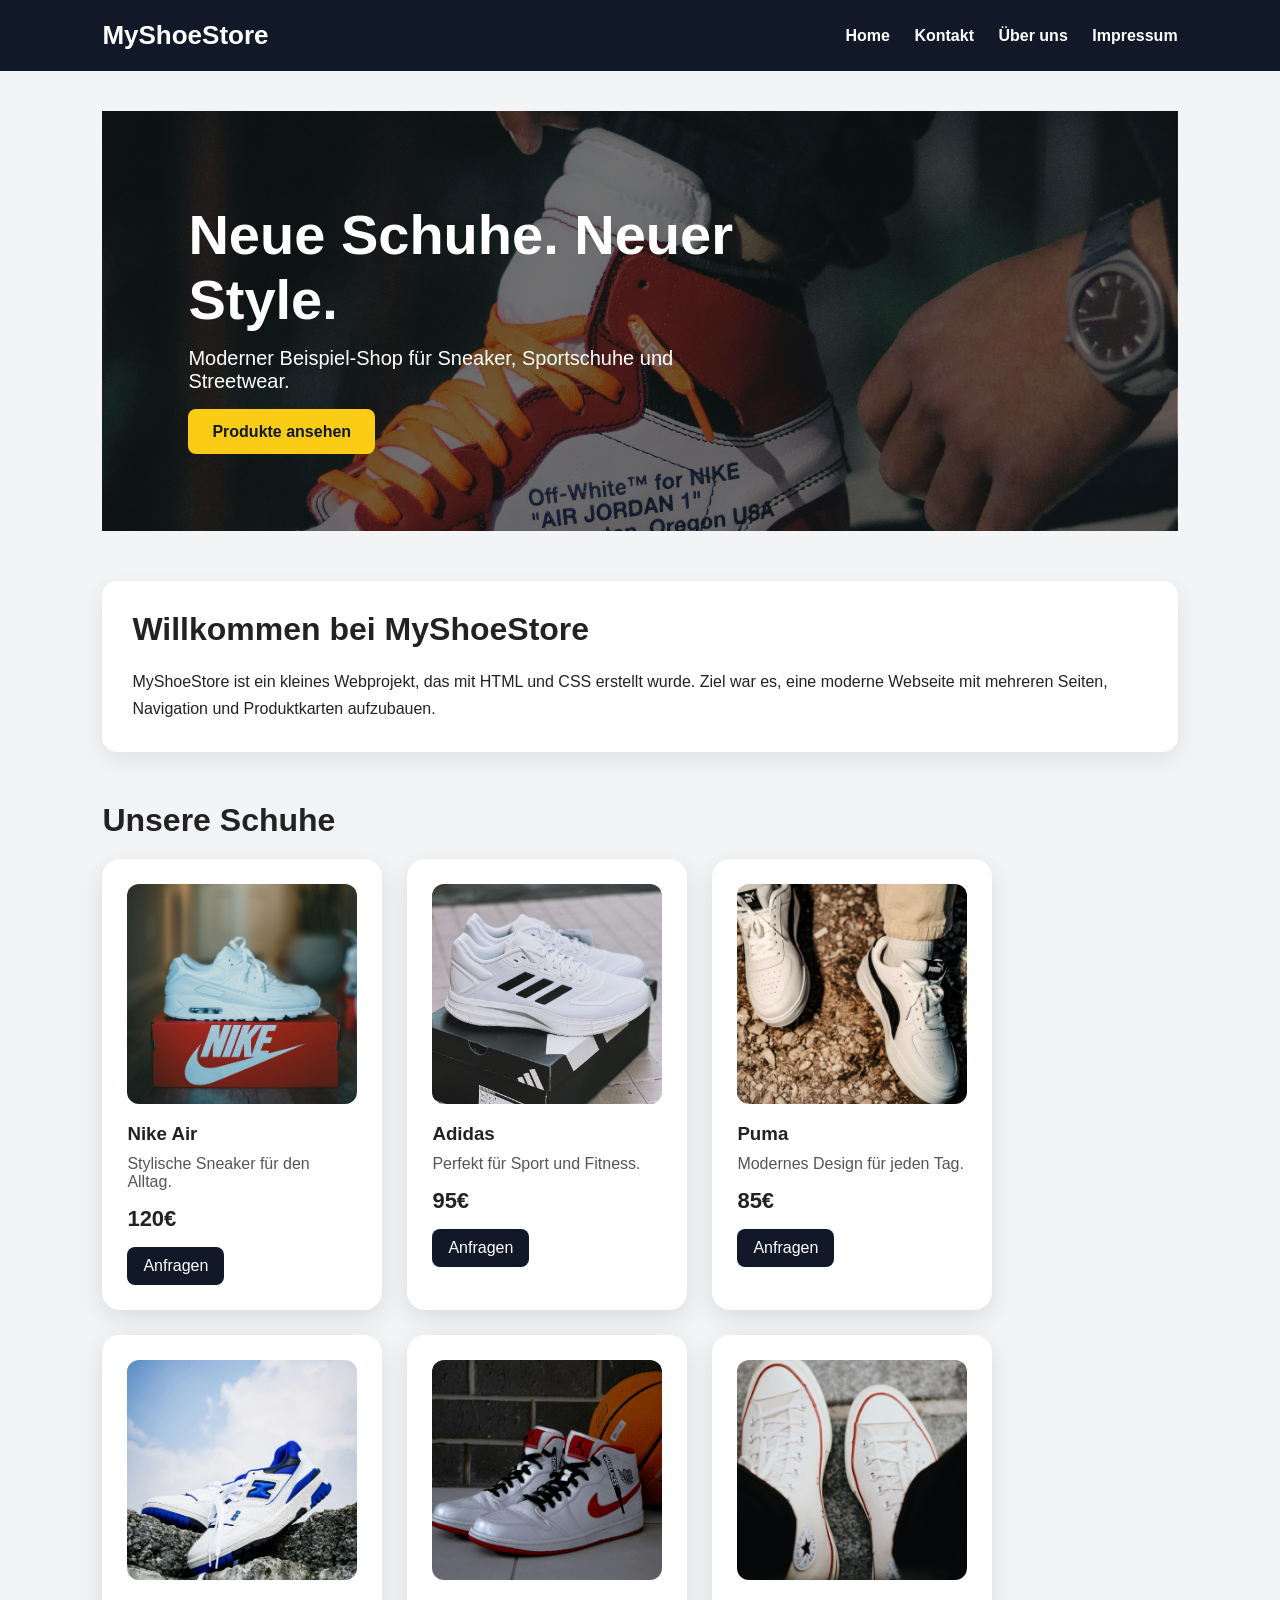
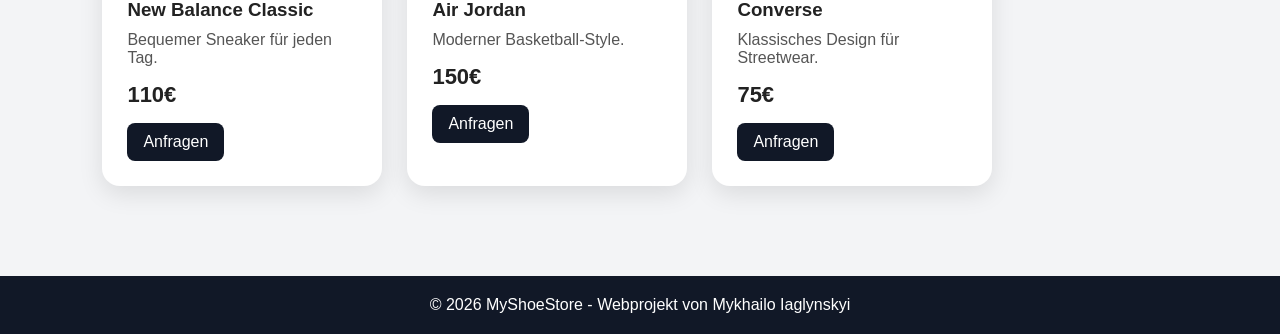
<file: index.html>
<!DOCTYPE html>
<html lang="de">
<head>
    <meta charset="UTF-8">
    <meta name="viewport" content="width=device-width, initial-scale=1.0">
    <title>MyShoeStore</title>
    <link rel="stylesheet" href="style.css">
</head>
<body>

<header>
    <div class="logo">MyShoeStore</div>

    <nav>
        <a href="index.html">Home</a>
        <a href="kontakt.html">Kontakt</a>
        <a href="ueberuns.html">Über uns</a>
        <a href="impressum.html">Impressum</a>
    </nav>
</header>

<main>

    <section class="hero">
        <div class="hero-text">
            <h1>Neue Schuhe. Neuer Style.</h1>
            <p>
                Moderner Beispiel-Shop für Sneaker, Sportschuhe und Streetwear.
            </p>
            <a class="button" href="#produkte">Produkte ansehen</a>
        </div>
    </section>

    <section class="info">
        <h2>Willkommen bei MyShoeStore</h2>

        <p>
            MyShoeStore ist ein kleines Webprojekt, das mit HTML und CSS erstellt wurde.
            Ziel war es, eine moderne Webseite mit mehreren Seiten, Navigation
            und Produktkarten aufzubauen.
        </p>
    </section>

    <section id="produkte">
        <h2>Unsere Schuhe</h2>

        <div class="products">

            <div class="card">
                <img src="images/nikeair.jpg" alt="Schuh">

                <h3>Nike Air</h3>
                <p>Stylische Sneaker für den Alltag.</p>
                <span>120€</span>

                <a href="kontakt.html">Anfragen</a>
            </div>

            <div class="card">
                <img src="images/adidasrun.jpg" alt="Schuh">

                <h3>Adidas</h3>
                <p>Perfekt für Sport und Fitness.</p>
                <span>95€</span>

                <a href="kontakt.html">Anfragen</a>
            </div>

            <div class="card">
                <img src="images/puma.jpg" alt="Schuh">

                <h3>Puma</h3>
                <p>Modernes Design für jeden Tag.</p>
                <span>85€</span>

                <a href="kontakt.html">Anfragen</a>
            </div>

            <div class="card">
                <img src="images/newbalance.jpg" alt="Schuh">

                <h3>New Balance Classic</h3>
                <p>Bequemer Sneaker für jeden Tag.</p>
                <span>110€</span>

                <a href="kontakt.html">Anfragen</a>
            </div>

            <div class="card">
                <img src="images/jordanone.jpg" alt="Schuh">

                <h3>Air Jordan</h3>
                <p>Moderner Basketball-Style.</p>
                <span>150€</span>

                <a href="kontakt.html">Anfragen</a>
            </div>

            <div class="card">
                <img src="images/converse.jpg" alt="Schuh">

                <h3>Converse</h3>
                <p>Klassisches Design für Streetwear.</p>
                <span>75€</span>

                <a href="kontakt.html">Anfragen</a>
            </div>

        </div>
    </section>

</main>

<footer>
    <p>© 2026 MyShoeStore - Webprojekt von Mykhailo Iaglynskyi</p>
</footer>

</body>
</html>
</file>
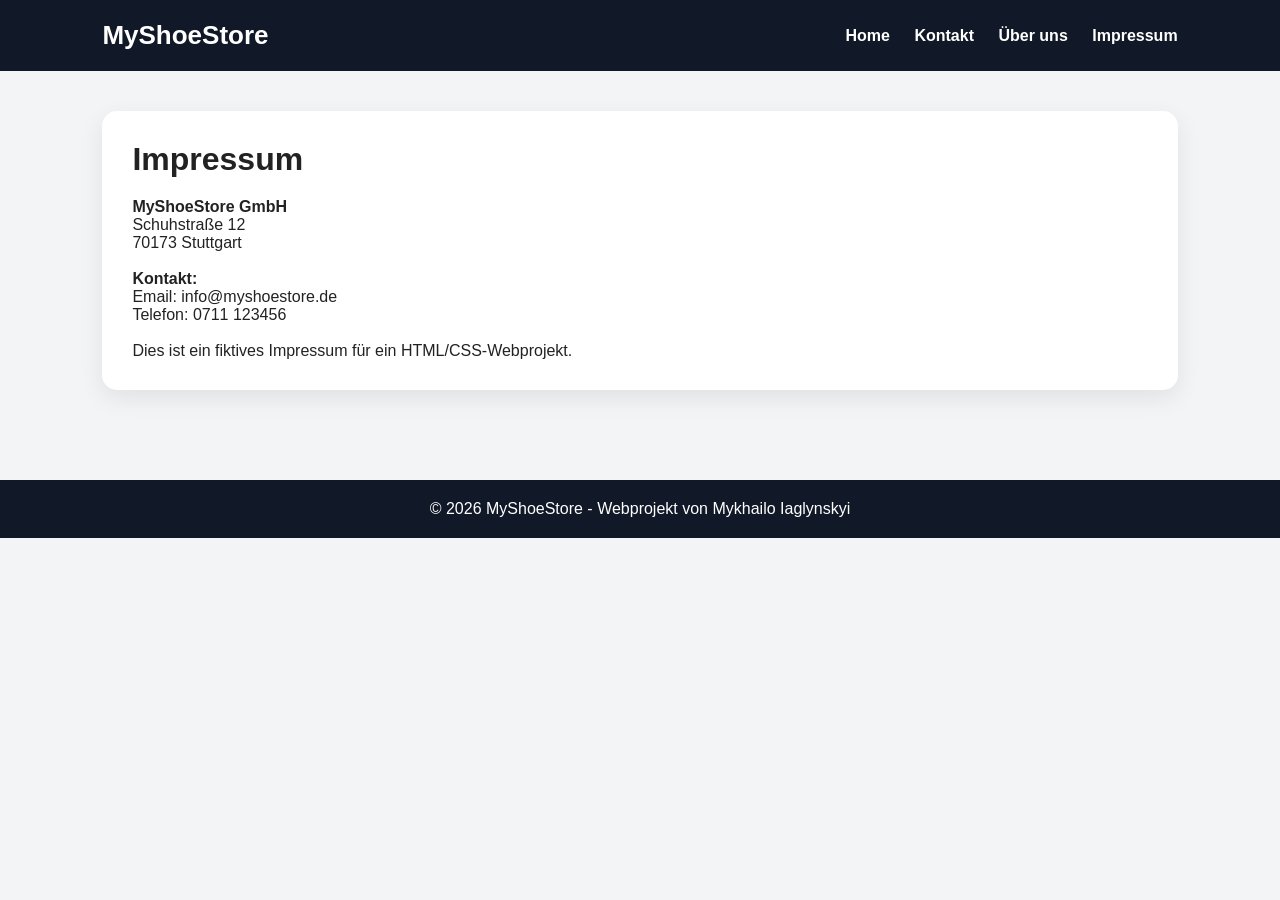
<file: impressum.html>
<!DOCTYPE html>
<html lang="de">
<head>
    <meta charset="UTF-8">
    <meta name="viewport" content="width=device-width, initial-scale=1.0">
    <title>Impressum</title>
    <link rel="stylesheet" href="style.css">
</head>
<body>

<header>
    <div class="logo">MyShoeStore</div>

    <nav>
        <a href="index.html">Home</a>
        <a href="kontakt.html">Kontakt</a>
        <a href="ueberuns.html">Über uns</a>
        <a href="impressum.html">Impressum</a>
    </nav>
</header>

<main>

    <section class="page-box">

        <h2>Impressum</h2>

        <p><strong>MyShoeStore GmbH</strong></p>

        <p>Schuhstraße 12</p>

        <p>70173 Stuttgart</p>

        <br>

        <p><strong>Kontakt:</strong></p>

        <p>Email: info@myshoestore.de</p>

        <p>Telefon: 0711 123456</p>

        <br>

        <p>
            Dies ist ein fiktives Impressum für ein HTML/CSS-Webprojekt.
        </p>

    </section>

</main>

<footer>
    <p>© 2026 MyShoeStore - Webprojekt von Mykhailo Iaglynskyi</p>
</footer>

</body>
</html>
</file>
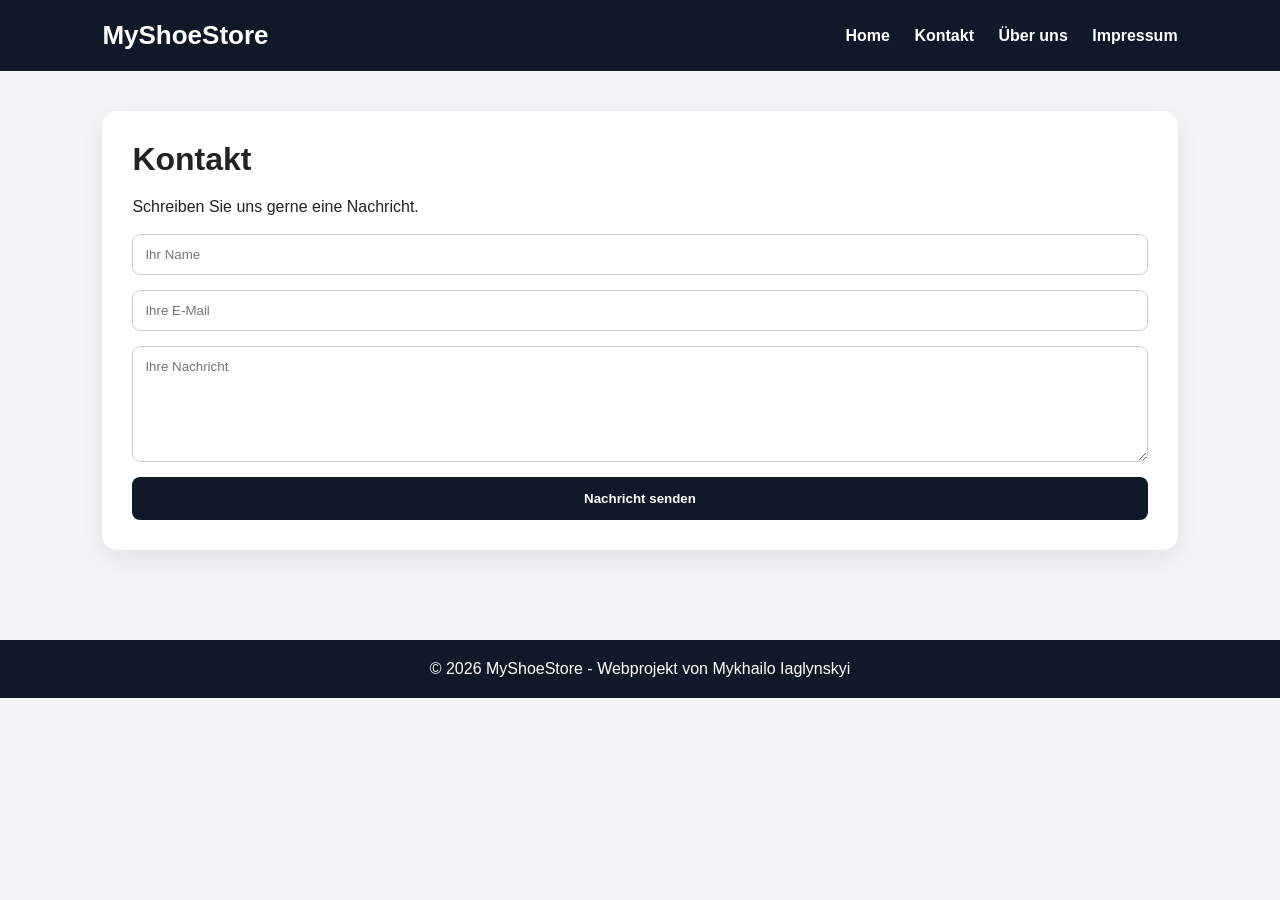
<file: kontakt.html>
<!DOCTYPE html>
<html lang="de">
<head>
    <meta charset="UTF-8">
    <meta name="viewport" content="width=device-width, initial-scale=1.0">
    <title>Kontakt</title>
    <link rel="stylesheet" href="style.css">
</head>
<body>

<header>
    <div class="logo">MyShoeStore</div>

    <nav>
        <a href="index.html">Home</a>
        <a href="kontakt.html">Kontakt</a>
        <a href="ueberuns.html">Über uns</a>
        <a href="impressum.html">Impressum</a>
    </nav>
</header>

<main>

    <section class="page-box">

        <h2>Kontakt</h2>

        <p>
            Schreiben Sie uns gerne eine Nachricht.
        </p>

        <br>

        <form class="contact-form">

            <input type="text" placeholder="Ihr Name">

            <input type="email" placeholder="Ihre E-Mail">

            <textarea rows="6" placeholder="Ihre Nachricht"></textarea>

            <button type="submit">
                Nachricht senden
            </button>

        </form>

    </section>

</main>

<footer>
    <p>© 2026 MyShoeStore - Webprojekt von Mykhailo Iaglynskyi</p>
</footer>

</body>
</html>
</file>
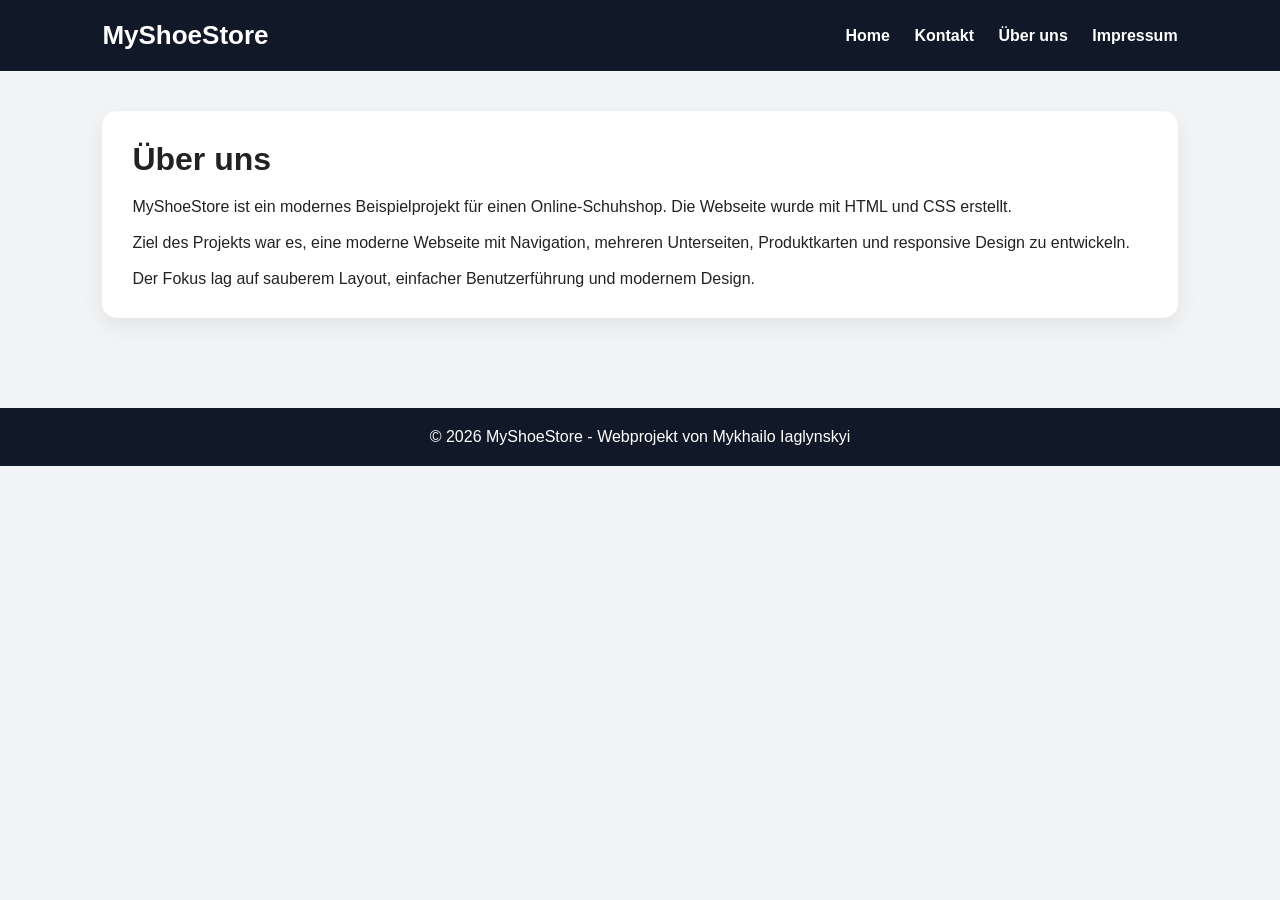
<file: ueberuns.html>
<!DOCTYPE html>
<html lang="de">
<head>
    <meta charset="UTF-8">
    <meta name="viewport" content="width=device-width, initial-scale=1.0">
    <title>Über uns</title>
    <link rel="stylesheet" href="style.css">
</head>
<body>

<header>
    <div class="logo">MyShoeStore</div>

    <nav>
        <a href="index.html">Home</a>
        <a href="kontakt.html">Kontakt</a>
        <a href="ueberuns.html">Über uns</a>
        <a href="impressum.html">Impressum</a>
    </nav>
</header>

<main>

    <section class="page-box">

        <h2>Über uns</h2>

        <p>
            MyShoeStore ist ein modernes Beispielprojekt für einen Online-Schuhshop.
            Die Webseite wurde mit HTML und CSS erstellt.
        </p>

        <br>

        <p>
            Ziel des Projekts war es, eine moderne Webseite mit Navigation,
            mehreren Unterseiten, Produktkarten und responsive Design zu entwickeln.
        </p>

        <br>

        <p>
            Der Fokus lag auf sauberem Layout,
            einfacher Benutzerführung und modernem Design.
        </p>

    </section>

</main>

<footer>
    <p>© 2026 MyShoeStore - Webprojekt von Mykhailo Iaglynskyi</p>
</footer>

</body>
</html>
</file>
<file: style.css>
* {
    margin: 0;
    padding: 0;
    box-sizing: border-box;
}

body {
    font-family: Arial, sans-serif;
    background: #f3f4f6;
    color: #222;
}

header {
    background: #111827;
    color: white;
    padding: 20px 8%;
    display: flex;
    justify-content: space-between;
    align-items: center;
}

.logo {
    font-size: 26px;
    font-weight: bold;
}

nav a {
    color: white;
    margin-left: 20px;
    text-decoration: none;
    font-weight: bold;
}

nav a:hover {
    color: #facc15;
}

.hero {
    min-height: 420px;
    background: linear-gradient(rgba(0,0,0,0.55), rgba(0,0,0,0.55)),
    url("images/jordanoff.jpg");
    background-size: cover;
    background-position: center;
    color: white;
    display: flex;
    align-items: center;
    padding: 60px 8%;
}

.hero-text {
    max-width: 550px;
}

.hero h1 {
    font-size: 56px;
    margin-bottom: 15px;
}

.hero p {
    font-size: 20px;
    margin-bottom: 30px;
}

.button {
    background: #facc15;
    color: #111827;
    padding: 14px 24px;
    border-radius: 8px;
    text-decoration: none;
    font-weight: bold;
}

.button:hover {
    background: white;
}

main {
    padding: 40px 8%;
}

section {
    margin-bottom: 50px;
}

h2 {
    font-size: 32px;
    margin-bottom: 20px;
}

.info {
    background: white;
    padding: 30px;
    border-radius: 15px;
    box-shadow: 0 8px 25px rgba(0,0,0,0.08);
}

.info p {
    line-height: 1.7;
}

.category-area {
    display: flex;
    gap: 20px;
}

.category {
    background: #111827;
    color: white;
    padding: 25px;
    border-radius: 15px;
    flex: 1;
}

.category h3 {
    margin-bottom: 10px;
    color: #facc15;
}

.products {
    display: flex;
    gap: 25px;
    flex-wrap: wrap;
}

.card {
    background: white;
    width: 280px;
    padding: 25px;
    border-radius: 18px;
    box-shadow: 0 8px 25px rgba(0,0,0,0.1);
    transition: 0.3s;
}

.card:hover {
    transform: translateY(-8px);
}

.card img {
    width: 100%;
    height: 220px;
    object-fit: cover;
    border-radius: 12px;
    margin-bottom: 15px;
}

.card h3 {
    margin-bottom: 10px;
}

.card p {
    color: #555;
    margin-bottom: 15px;
}

.card span {
    display: block;
    font-size: 22px;
    font-weight: bold;
    margin-bottom: 15px;
}

.card a {
    display: inline-block;
    background: #111827;
    color: white;
    padding: 10px 16px;
    border-radius: 8px;
    text-decoration: none;
}

.card a:hover {
    background: #facc15;
    color: #111827;
}

.page-box {
    background: white;
    padding: 30px;
    border-radius: 15px;
    box-shadow: 0 8px 25px rgba(0,0,0,0.08);
}

table {
    width: 100%;
    border-collapse: collapse;
    background: white;
    border-radius: 15px;
    overflow: hidden;
}

th {
    background: #111827;
    color: white;
}

th, td {
    padding: 15px;
    border-bottom: 1px solid #ddd;
    text-align: left;
}

.contact-form {
    display: flex;
    flex-direction: column;
    gap: 15px;
}

input, textarea {
    padding: 12px;
    border: 1px solid #ccc;
    border-radius: 8px;
    font-family: Arial, sans-serif;
}

button {
    background: #111827;
    color: white;
    border: none;
    padding: 14px;
    border-radius: 8px;
    font-weight: bold;
}

button:hover {
    background: #facc15;
    color: #111827;
}

footer {
    background: #111827;
    color: white;
    text-align: center;
    padding: 20px;
}

@media (max-width: 800px) {

    header {
        flex-direction: column;
        gap: 15px;
    }

    nav a {
        margin: 0 8px;
    }

    .hero h1 {
        font-size: 38px;
    }

    .category-area {
        flex-direction: column;
    }

    .products {
        flex-direction: column;
    }

    .card {
        width: 100%;
    }
}
</file>
